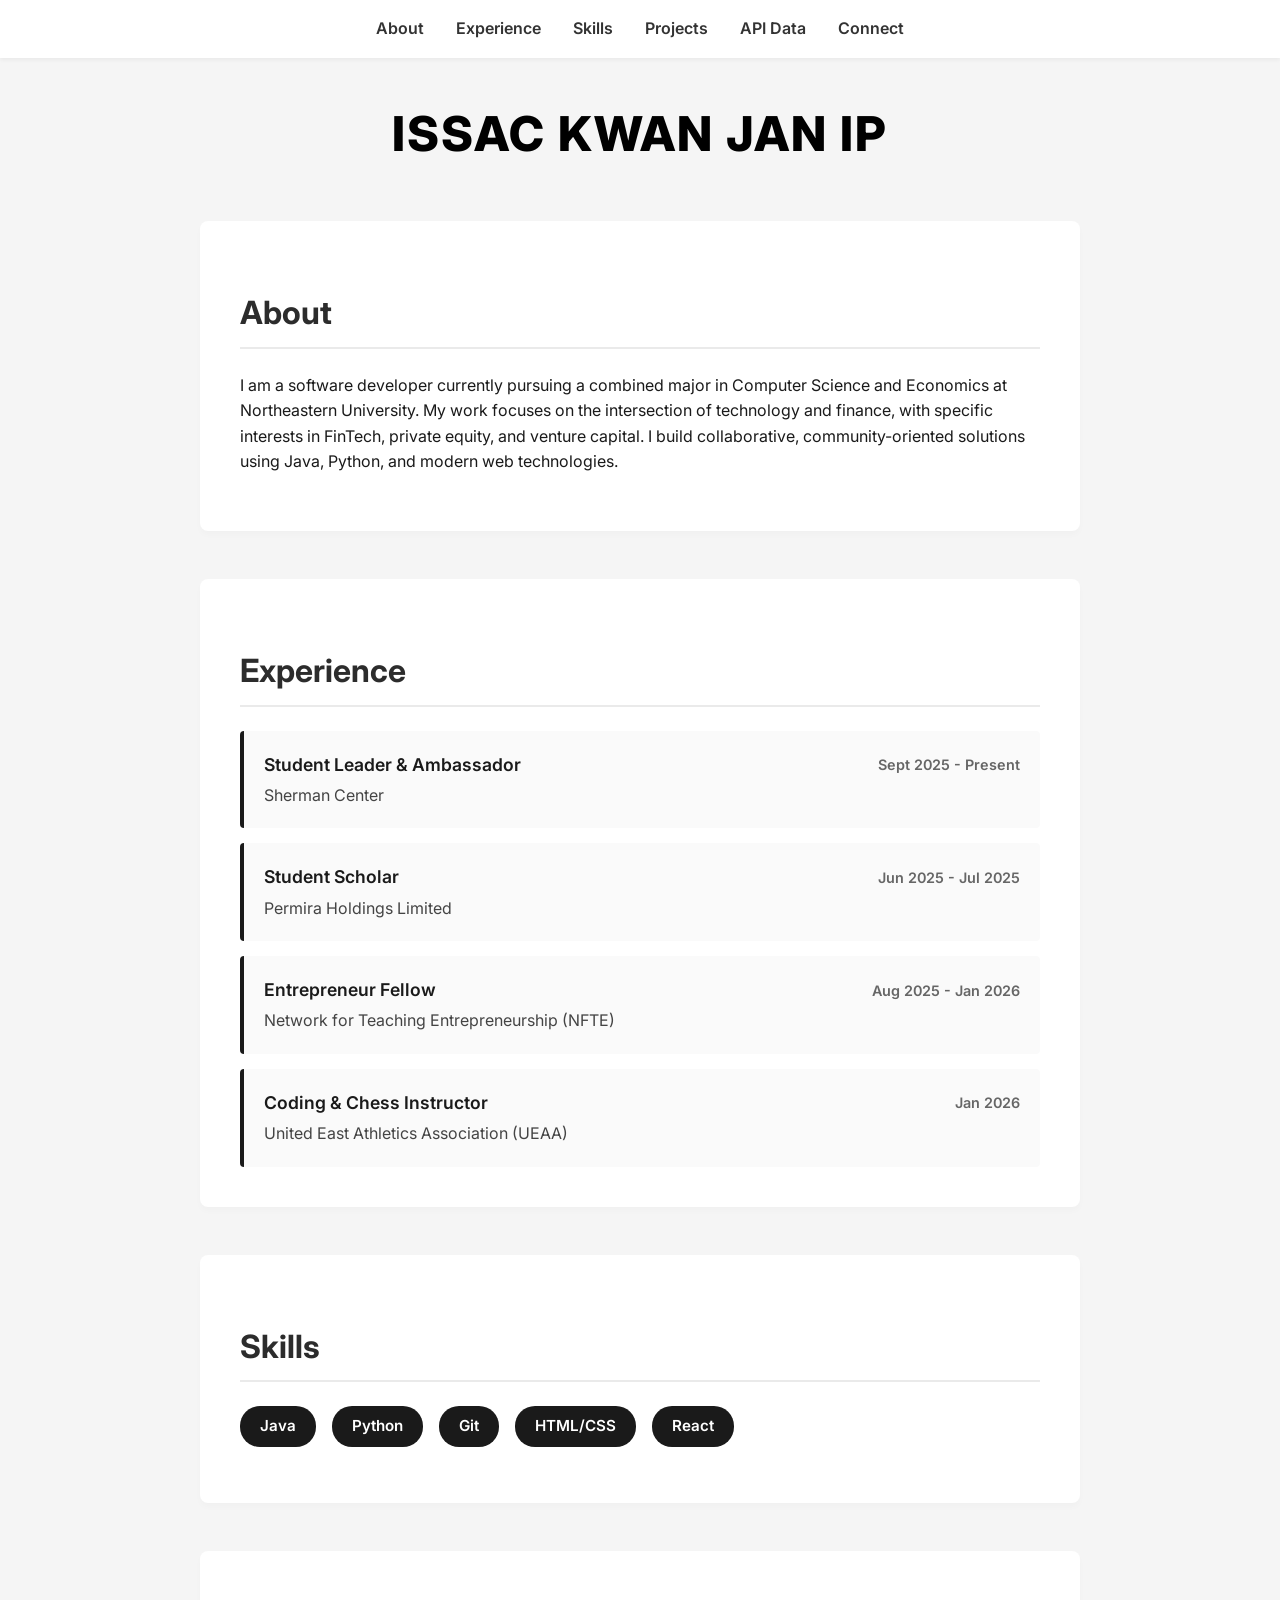
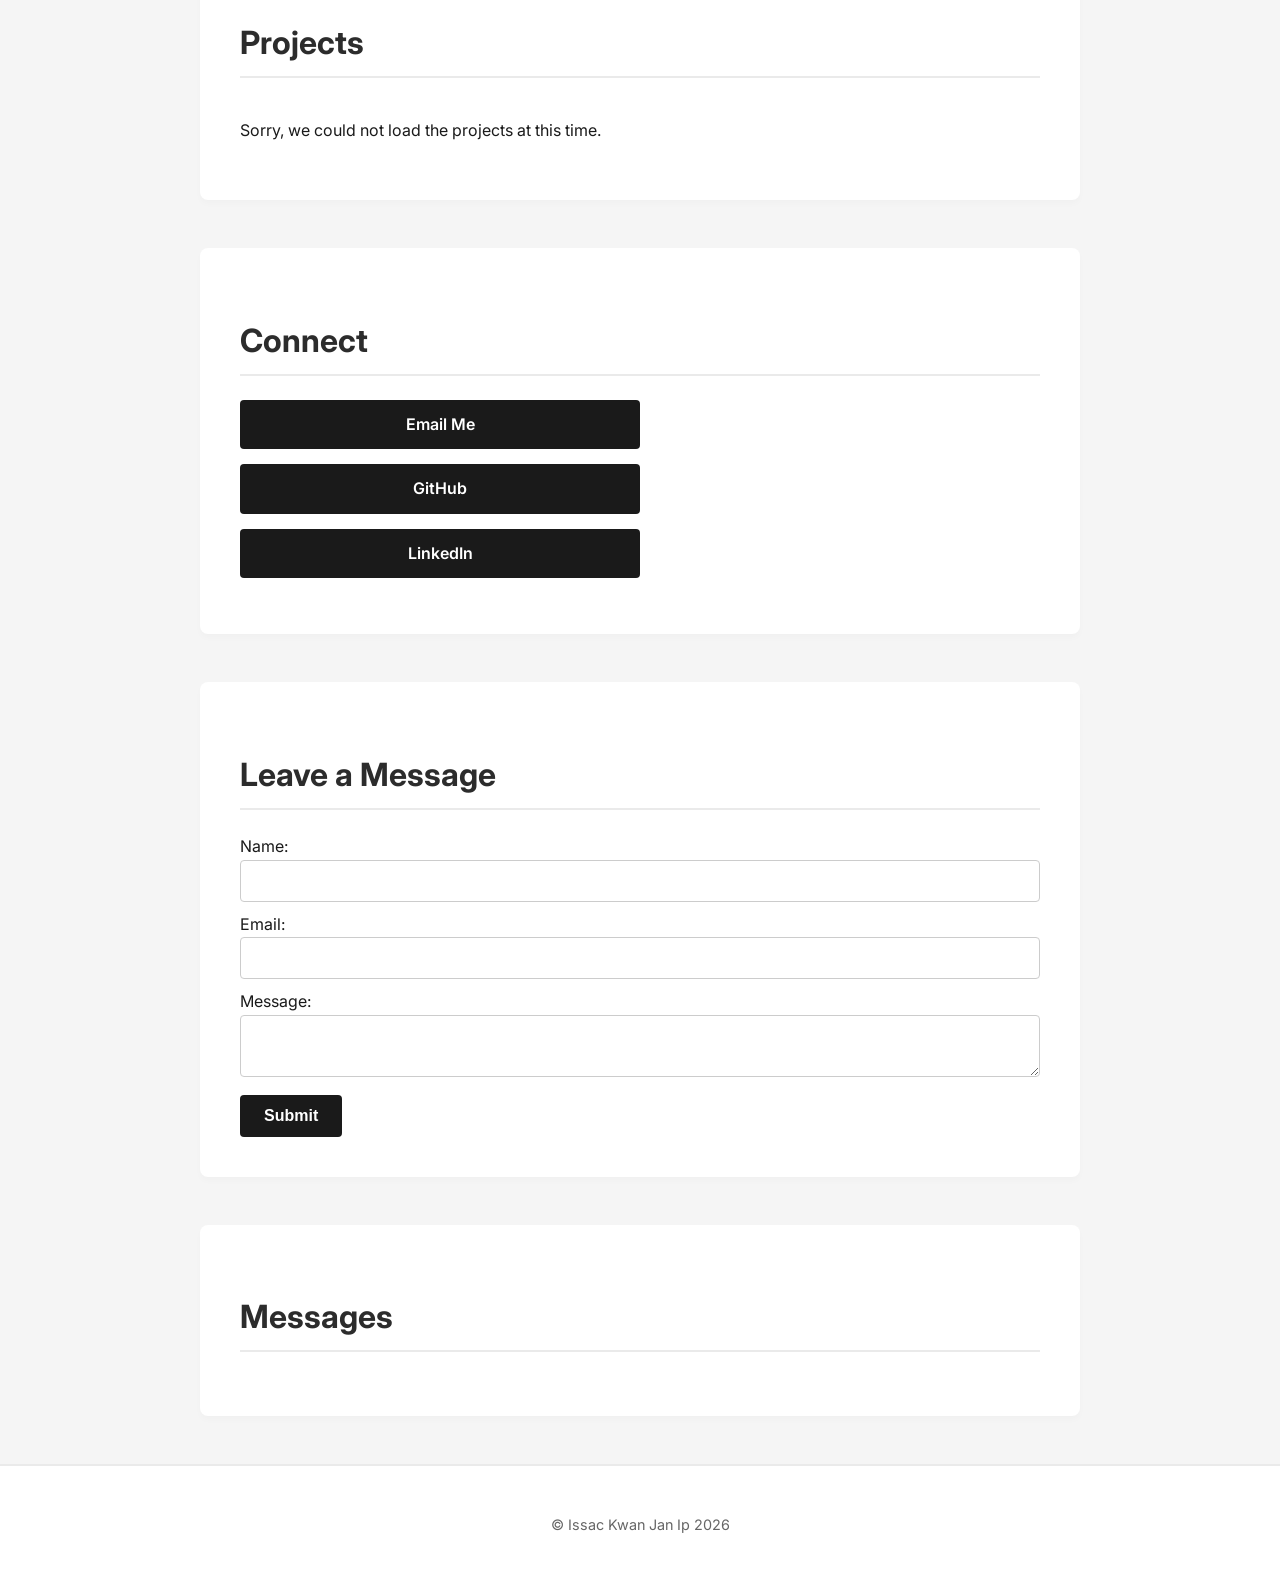
<file: index.html>
<!DOCTYPE html>
<html lang="en">
<head>
    <meta charset="UTF-8">
    <meta name="viewport" content="width=device-width, initial-scale=1.0">
    <meta name="description" content="Portfolio of Issac Kwan Jan Ip, Computer Science and Economics student at Northeastern University.">
    <meta name="keywords" content="Issac Kwan Jan Ip, Software Developer, Northeastern University, FinTech, Portfolio">
    <title>Issac Kwan Jan Ip's Portfolio</title>
    
    <link rel="preconnect" href="https://fonts.googleapis.com">
    <link rel="preconnect" href="https://fonts.gstatic.com" crossorigin>
    <link href="https://fonts.googleapis.com/css2?family=Inter:wght@400;600;800&display=swap" rel="stylesheet">
    
    <link rel="stylesheet" href="css/index.css">
</head>
<body>

    <nav>
        <ul class="nav-links">
            <li><a href="index.html#About">About</a></li>
            <li><a href="index.html#Experience">Experience</a></li>
            <li><a href="index.html#Skills">Skills</a></li>
            <li><a href="index.html#Projects">Projects</a></li>
            <li><a href="openapi.html">API Data</a></li>
            <li><a href="index.html#Connect">Connect</a></li>
        </ul>
    </nav>

    <h1>Issac Kwan Jan Ip</h1>

    <section id="About">
        <h2>About</h2>
        <p>I am a software developer currently pursuing a combined major in Computer Science and Economics at Northeastern University. My work focuses on the intersection of technology and finance, with specific interests in FinTech, private equity, and venture capital. I build collaborative, community-oriented solutions using Java, Python, and modern web technologies.</p>
    </section>

    <section id="Experience">
        <h2>Experience</h2>
        <div class="experience-container">
            <div class="job">
                <div class="job-header">
                    <span class="job-title">Student Leader & Ambassador</span>
                    <span class="job-date">Sept 2025 - Present</span>
                </div>
                <p class="job-desc">Sherman Center</p>
            </div>
            <div class="job">
                <div class="job-header">
                    <span class="job-title">Student Scholar</span>
                    <span class="job-date">Jun 2025 - Jul 2025</span>
                </div>
                <p class="job-desc">Permira Holdings Limited</p>
            </div>
            <div class="job">
                <div class="job-header">
                    <span class="job-title">Entrepreneur Fellow</span>
                    <span class="job-date">Aug 2025 - Jan 2026</span>
                </div>
                <p class="job-desc">Network for Teaching Entrepreneurship (NFTE)</p>
            </div>
            <div class="job">
                <div class="job-header">
                    <span class="job-title">Coding & Chess Instructor</span>
                    <span class="job-date">Jan 2026</span>
                </div>
                <p class="job-desc">United East Athletics Association (UEAA)</p>
            </div>
        </div>
    </section>

    <section id="Skills">
        <h2>Skills</h2>
        <ul></ul>
    </section>

    <section id="Projects">
        <h2>Projects</h2>
        <ul></ul>
    </section>

    <section id="Connect">
        <h2>Connect</h2>
        <ul class="social-links">
            <li><a href="mailto:your.email@northeastern.edu">Email Me</a></li>
            <li><a href="https://github.com/issac-23" target="_blank">GitHub</a></li>
            <li><a href="https://linkedin.com/in/issacip1" target="_blank">LinkedIn</a></li>
        </ul>
    </section>

    <section id="leave_message">
        <h2>Leave a Message</h2>
        <form name="leave_message">
            <label for="usersName">Name:</label>
            <input type="text" name="usersName" id="usersName" required="true"><br>

            <label for="usersEmail">Email:</label>
            <input type="email" name="usersEmail" id="usersEmail" required="true"><br>

            <label for="usersMessage">Message:</label>
            <textarea name="usersMessage" id="usersMessage" required="true"></textarea><br>

            <button type="submit">Submit</button>
        </form>
    </section>

    <section id="messages">
        <h2>Messages</h2>
        <ul></ul>
    </section>

    <script src="js/index.js"></script>
</body>
</html>
</file>
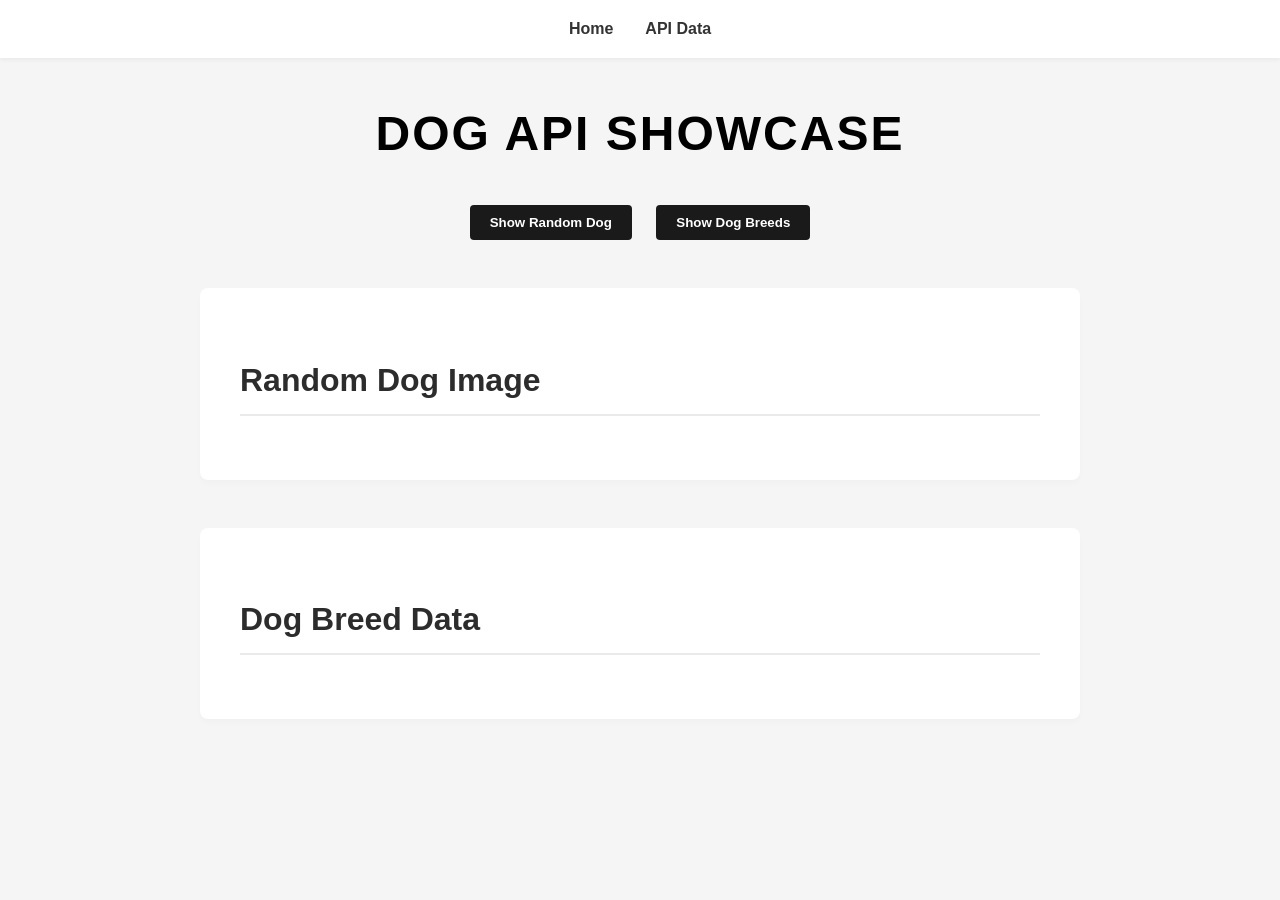
<file: openapi.html>
<!DOCTYPE html>
<html lang="en">
<head>
    <meta charset="UTF-8">
    <meta name="viewport" content="width=device-width, initial-scale=1.0">
    <title>Open API Project</title>
    <link rel="stylesheet" href="css/index.css">
</head>
<body>
    <nav>
        <ul class="nav-links">
            <li><a href="index.html">Home</a></li>
            <li><a href="openapi.html">API Data</a></li>
        </ul>
    </nav>

    <h1>Dog API Showcase</h1>

    <div style="text-align: center; margin-bottom: 2rem;">
        <button id="btn-image" style="padding: 10px 20px; margin: 0 10px; cursor: pointer; background-color: #1a1a1a; color: #fff; border: none; border-radius: 4px; font-weight: 600;">Show Random Dog</button>
        <button id="btn-breeds" style="padding: 10px 20px; margin: 0 10px; cursor: pointer; background-color: #1a1a1a; color: #fff; border: none; border-radius: 4px; font-weight: 600;">Show Dog Breeds</button>
    </div>

    <section id="dog-image-container">
        <h2>Random Dog Image</h2>
    </section>

    <section id="dog-breeds-container">
        <h2>Dog Breed Data</h2>
        <ul id="breed-list" style="padding-left: 20px; font-size: 1.1rem; line-height: 1.8;">
        </ul>
    </section>

    <script src="js/openapi.js"></script>
</body>
</html>
</file>
<file: css/index.css>
/* --- Global Styles --- */
body {
    font-family: 'Inter', sans-serif;
    background-color: #f5f5f5;
    color: #1a1a1a;
    margin: 0;
    padding: 0;
    line-height: 1.6;
}

nav {
    position: fixed;
    top: 0;
    width: 100%;
    background-color: #ffffff;
    box-shadow: 0 2px 4px rgba(0, 0, 0, 0.05);
    z-index: 1000;
}

.nav-links {
    display: flex;
    justify-content: center;
    gap: 2rem;
    list-style: none;
    margin: 0;
    padding: 1rem;
}

.nav-links a {
    text-decoration: none;
    color: #333;
    font-weight: 600;
    transition: color 0.2s ease;
}

.nav-links a:hover {
    color: #555;
}

h1 {
    text-align: center;
    font-size: 3rem;
    font-weight: 800;
    color: #000;
    margin-top: 6rem;
    text-transform: uppercase;
    letter-spacing: 2px;
}

section {
    max-width: 800px;
    margin: 3rem auto;
    padding: 2.5rem;
    background-color: #ffffff;
    border-radius: 8px;
    box-shadow: 0 4px 6px rgba(0, 0, 0, 0.02);
}

h2 {
    font-size: 2rem;
    color: #2c2c2c;
    border-bottom: 2px solid #eaeaea;
    padding-bottom: 0.5rem;
    margin-bottom: 1.5rem;
}

/* --- Experience Section --- */
.experience-container {
    display: flex;
    flex-direction: column;
    gap: 15px;
}

.job {
    padding: 1.25rem;
    background-color: #fafafa;
    border-left: 4px solid #1a1a1a;
    border-radius: 4px;
}

.job-header {
    display: flex;
    justify-content: space-between;
    align-items: center;
    margin-bottom: 0.25rem;
}

.job-title {
    font-weight: 600;
    font-size: 1.1rem;
}

.job-date {
    color: #666;
    font-size: 0.9rem;
    font-weight: 600;
}

.job-desc {
    margin: 0;
    color: #444;
}

/* --- Lesson 7 Skills Flexbox --- */
#Skills ul {
    display: flex;
    flex-wrap: wrap;
    gap: 1rem;
    padding: 0;
    list-style: none;
}

#Skills li {
    background-color: #1a1a1a;
    color: #ffffff;
    padding: 0.5rem 1.25rem;
    border-radius: 20px;
    font-size: 0.95rem;
    font-weight: 600;
}

/* --- Connect Section --- */
.social-links {
    display: flex;
    flex-direction: column;
    gap: 15px;
    max-width: 400px;
    padding: 0;
    list-style: none;
}

.social-links a {
    display: block;
    padding: 0.75rem 2rem;
    background-color: #1a1a1a;
    color: #fff;
    text-decoration: none;
    border-radius: 4px;
    font-weight: 600;
    transition: background-color 0.2s ease;
    text-align: center;
}

.social-links a:hover {
    background-color: #444;
}

/* --- Lesson 8 Form Styles --- */
form[name="leave_message"] input,
form[name="leave_message"] textarea {
    padding: 10px;
    font-size: 16px;
    width: 100%;
    box-sizing: border-box;
    border: 1px solid #ccc;
    border-radius: 4px;
    margin-bottom: 10px;
    font-family: 'Inter', sans-serif;
}

form[name="leave_message"] button {
    padding: 12px 24px;
    font-size: 16px;
    cursor: pointer;
    background-color: #1a1a1a;
    color: #fff;
    border: none;
    border-radius: 4px;
    font-weight: 600;
    transition: background-color 0.2s ease;
}

form[name="leave_message"] button:hover {
    background-color: #444;
}

/* --- Messages Section --- */
#messages ul {
    list-style-type: none;
    padding: 0;
}

#messages li {
    margin-bottom: 10px;
    padding: 10px;
    background-color: #fafafa;
    border: 1px solid #eaeaea;
    border-radius: 4px;
    display: flex;
    justify-content: space-between;
    align-items: center;
}

/* --- Lesson 9 Projects Flexbox --- */
#Projects ul {
    display: flex;
    flex-wrap: wrap;
    gap: 20px;
    padding: 0;
    list-style-type: none;
}

#Projects li {
    background-color: #f9f9f9;
    border: 1px solid #ddd;
    border-radius: 8px;
    padding: 20px;
    flex: 1 1 calc(33.333% - 20px);
    box-sizing: border-box;
    min-width: 250px;
    font-weight: 600;
    color: #333;
    text-align: center;
}

/* --- Footer --- */
footer {
    text-align: center;
    padding: 2rem;
    margin-top: 3rem;
    background-color: #ffffff;
    border-top: 2px solid #eaeaea;
    color: #666;
    font-size: 0.9rem;
}
</file>
